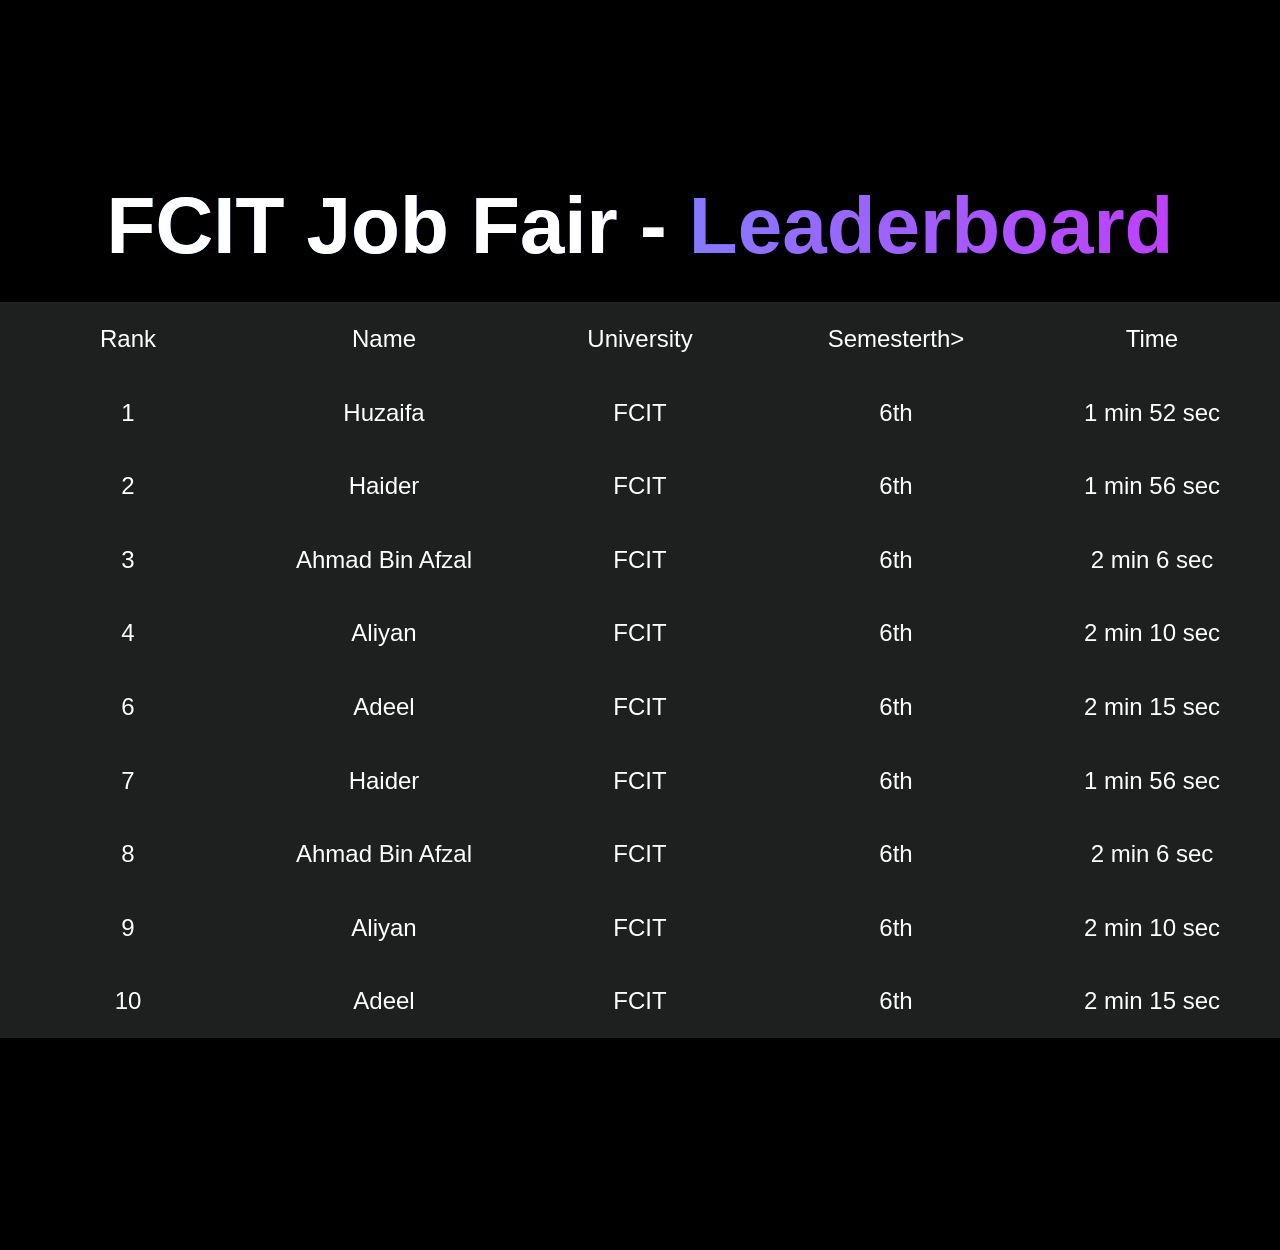
<file: fcitjob.html>
<!DOCTYPE html>
<html lang="en">
<head>
    <meta charset="UTF-8">
    <meta name="viewport" content="width=device-width, initial-scale=1.0">
    <title>Haider first-web</title>
    <link rel="stylesheet" href="jobfair.css">
</head>
<body>
    <div class="table-section fcit-job container">
        <h2 ><span style="color: white;">FCIT Job Fair -</span> Leaderboard</h2>
    <table>
        <thead>
            <tr>
                <th class="col-20">Rank</th>
                <th class="col-20">Name</th>
                <th class="col-20">University</th>
                <th class="col-20">Semesterth>
                <th class="col-20">Time</th>
                
            </tr>
        </thead>
        <tbody>
            <tr>
                <td>1</td>
                <td>Huzaifa</td>
                <td>FCIT</td>
                <td>6th</td>
                <td>1 min 52 sec</td>
                
 
            </tr>
            <tr>
                <td>2</td>
                <td>Haider</td>
                <td>FCIT</td>
                <td>6th</td>
                <td>1 min 56 sec</td>
                
 
            </tr>
            <tr>
                <td>3</td>
                <td>Ahmad Bin Afzal</td>
                <td>FCIT</td>
                <td>6th</td>
                <td>2 min 6 sec</td>
 
            </tr>
            <tr>
                <td>4</td>
                <td>Aliyan</td>
                <td>FCIT</td>
                <td>6th</td>
                <td>2 min 10 sec</td>
 
            </tr>
            <tr>
                <td>6</td>
                <td>Adeel</td>
                <td>FCIT</td>
                <td>6th</td>
                <td>2 min 15 sec</td>
                
 
            </tr>
        </tr>
        <tr>
            <td>7</td>
            <td>Haider</td>
            <td>FCIT</td>
            <td>6th</td>
            <td>1 min 56 sec</td>
            

        </tr>
        <tr>
            <td>8</td>
            <td>Ahmad Bin Afzal</td>
            <td>FCIT</td>
            <td>6th</td>
            <td>2 min 6 sec</td>

        </tr>
        <tr>
            <td>9</td>
            <td>Aliyan</td>
            <td>FCIT</td>
            <td>6th</td>
            <td>2 min 10 sec</td>

        </tr>
        <tr>
            <td>10</td>
            <td>Adeel</td>
            <td>FCIT</td>
            <td>6th</td>
            <td>2 min 15 sec</td>
            

        </tr>
           
        </tbody>

    </table>
    
</div>
</body>
</html>
</file>
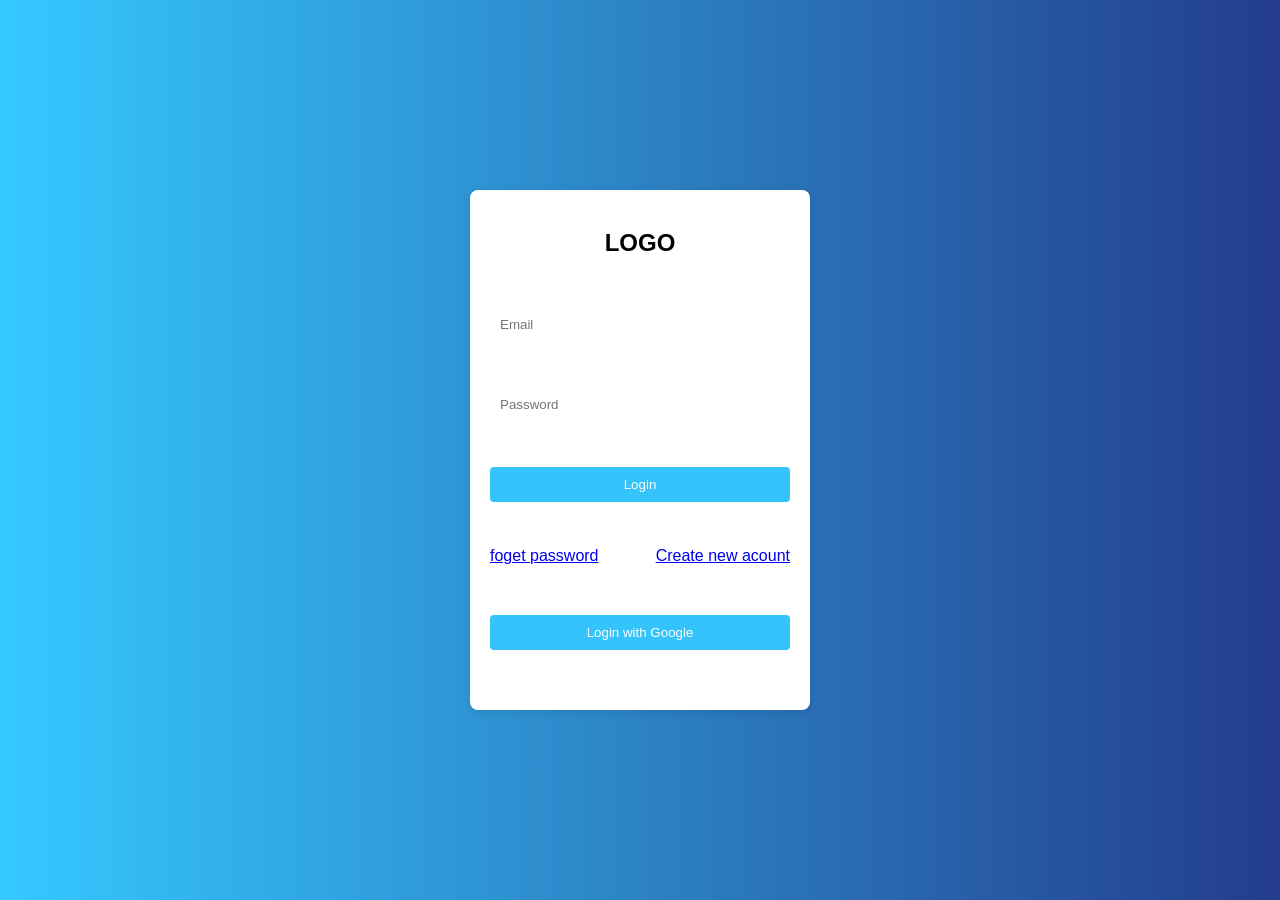
<file: login.html>
<!DOCTYPE html>
<html lang="en">
<head>
    <meta charset="UTF-8">
    <meta name="viewport" content="width=device-width, initial-scale=1.0">
    <title>Haider first-web</title>
    <link rel="stylesheet" href="login.css">
</head>
<body>
    <!-- <header>
        <a href=""><span>logo</span></a>
    </header> 
    <div class="login">
        <div class="upper-part">
        <input type="email" placeholder="Email">
        <input type="password" placeholder="password">
        <a href="" class="btn">LOGIN</a>
    </div>  
</div> -->

<div class="login-container">
    <h2>LOGO</h2>
    <form action="/login" method="POST">
        <div class="form-group">
          
            <input type="text" id="username" name="username" placeholder="Email" required>
        </div>
        <div class="form-group">
           
            <input type="password" id="password" name="password" placeholder="Password" required>
        </div>
        <button type="submit">Login</button>
    </form>
<div class="lower">
        <div class="foget">
           <a href="https://cogent-labs.hirestream.io/accounts/password_reset/">foget password</a>
        </div>
        <div class="create-acount">
           <a href="signup.html">Create new acount</a>
        </div>    
       </div>
       
       <div class="google-login">
        <button type="button" onclick="location.href='/auth/google'">Login with Google</button>
    </div>
    </div>
</div>


   
</body>
</html>
</file>
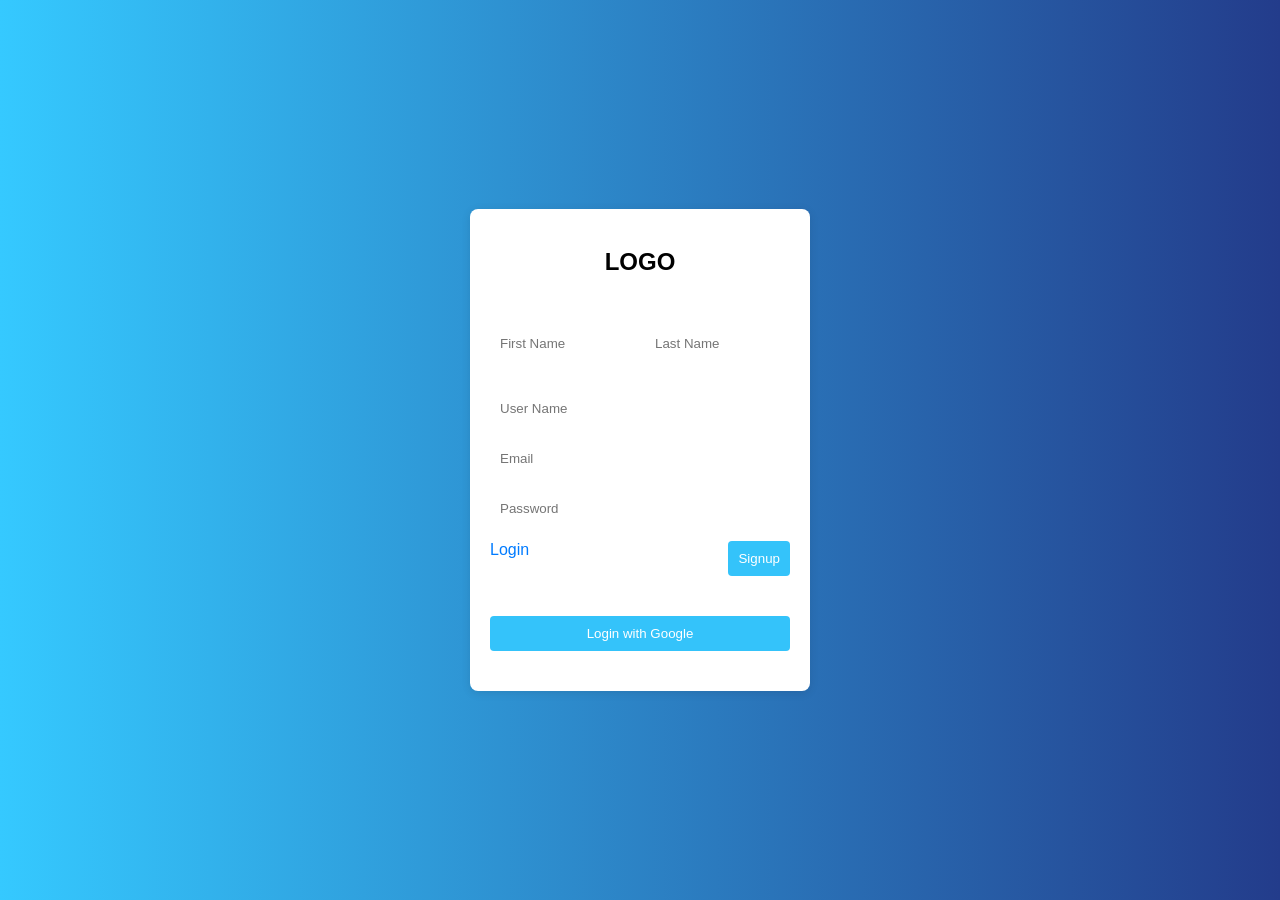
<file: signup.html>
<!DOCTYPE html>
<html lang="en">
<head>
    <meta charset="UTF-8">
    <meta name="viewport" content="width=device-width, initial-scale=1.0">
    <title>Haider first-web</title>
    <link rel="stylesheet" href="signup.css">
</head>
<body>
    <div class="signup-container">
        <h2>LOGO</h2>
       
        <form action="/signup" method="POST">
            
            <div class="name-group">
                <div class="form-group">
                    
                    <input type="text" id="first-name" name="first-name" placeholder="First Name" required>
                </div>
                <div class="form-group">
                    
                    <input type="text" id="last-name" name="last-name" placeholder="Last Name" required>
                </div>

            </div>
            <div class="form-group">
               
                <input type="text" id="username" name="username" placeholder="User Name" required>
            </div>
            <div class="form-group">
               
                <input type="email" id="email" name="email" placeholder="Email" required>
            </div>
            <div class="form-group">
               
                <input type="password" id="password" name="password" placeholder="Password" required>
            </div>
            
        </form>
        <div class="lower">
            <div class="login-link">
                <a href="login.html">Login</a>
            </div>
            <div class="signup-link">
                <button type="submit">Signup</button>
            </div>
        </div>
        <div class="google-login">
            <button type="button" onclick="location.href='/auth/google'">Login with Google</button>
        </div>
    </div>
</body>
</html>
</file>
<file: jobfair.css>
*{
    margin: 0;
    padding: 0;
    box-sizing: border-box;
}

html , body{
    line-height: 1.4;
    font-weight: 400;
font-family: "Roboto", sans-serif;
background-color: black;
color: white;

}

 /* navigation bar css */
 header{
    position: sticky;
    top: 0;
    margin-top: 50px;
}
.container{
    max-width: 1300px;
    margin: 0 auto;
    

}

.navigation{
    display: flex;
    justify-content: space-between;
    align-items: center;
    }
 
    .logo a{
        color: white;
        text-decoration: none;
        font-size: 3rem;
        padding: 0px 20px;
        margin-top: 20px;

    }
    
    .nav-menu{
        display: flex;
        align-items: center;
    }

    .nav-menu li{
        list-style: none;

    }

    .nav-menu li a{
        text-decoration: none;
        color: white;
        font-size: 1.5rem;
        padding: 5px 20px; 
        margin: 10px;
      

    }

    .nav-menu li a:hover{
        text-decoration: underline;
        background: linear-gradient(to right, #33ccff 0%, #cc33ff 100%);
    background-clip: text;
    display: inline;
    color: transparent;
        

    }

    .btn{
       
        margin: 20px;
        padding: 10px;
        color: white;
        background: linear-gradient(to right, #33ccff 0%, #cc33ff 100%);
        
        
        border-radius: 8px;
        margin-top: 5px;    
    }

    .right-nav a{
        text-decoration: none;
        font-size: 15px;
    }
    
    

 /* Burger menu styling */
.burger {
    display: none;
    cursor: pointer;
    margin-bottom: 10px;}

.burger div {
    width: 50px;
    height: 3px;
    background: white;
    margin: 10px;
    transition: all 0.3s ease;
    

}



nav.active .middle-nav, nav.active .right-nav {
    display: block;
    width: 100%;
    text-align: center;
}

nav.active .middle-nav ul {
    flex-direction: column;
}

nav.active .middle-nav ul li {
    margin: 10px 0;
}

nav.active .container {
    flex-direction: column;
}

nav.active .right-nav {
    margin-top: 10px;
}

.table-section{
    height: 700px;
    margin-top: 150px;
}

.table-section h2{
    align-items: center;
    padding: 20px;
    text-align: center;
    margin-top: 100px;
    font-size: 5rem;
    background: linear-gradient(to right, #33ccff 0%, #cc33ff 100%);
    background-clip: text;
    
    color: transparent;
   
}


.table-section h1{
    align-items: start;
    padding: 20px;
  
    margin-top: 100px;
    font-size: 6rem;
    background: linear-gradient(to right, #33ccff 0%, #cc33ff 100%);
    background-clip: text;
    display: inline;
    color: transparent;
}






table {
    width: 100%;
    border-collapse: collapse;
    
}

th, td {
    border: none;
    padding: 20px;
    text-align: center;
    font-size: 1.5rem;
    font-weight: 400;
    background-color: #1e2020;
    
    
}

th {
    background-color: #1e2020;
}
.col-40 {
    width: 40%;
}
.col-20 {
    width: 20%;
}

.btn2{
    font-size: 1.2rem;
    text-align: center;
}
.button a{
    text-align: center;
    align-items: center;
    justify-content: center;
    margin: auto;
    text-decoration: none;
    color: white;
    border: 1px solid transparent; 
        border-image: linear-gradient(to right, #33ccff, #cc33ff) 1; /* Apply gradient */
       padding: 5px 20px;
        display: inline-block;
        border-radius: 10px;
       
}

.button a:hover{
    
    background: linear-gradient(to right, #33ccff 0%, #cc33ff 100%);
        
        
 
}


  /* footer styling */

     /* Upper footer container styling */
.upper-footer {
    display: flex;
    justify-content: space-between;
    gap: 2rem;
    padding: 1rem;
    
    color: #fff;
}

.footer-logo {
    flex: 1;
    text-align: left;
}

.footer-logo a {
    font-size: 1.5rem;
    color: #fff;
    text-decoration: none;
}

.footer-logo .explanation {
    font-size: 0.875rem;
    color: #ccc;
    margin-top: 0.5rem;
}

.footer-list {
    flex: 1;
    text-align: left;
}

.footer-list h3 {
    font-size: 1.25rem;
    margin-bottom: 1rem;
}

.footer-list ul {
    list-style: none;
    padding: 0;
}

.footer-list ul li {
    margin-bottom: 0.5rem;
}

.footer-list ul li a {
    color: #fff;
    text-decoration: none;
    font-size: 0.875rem;
}

.footer-list ul li a:hover {
    text-decoration: underline;
}

/* Contact list specific styles */
.footer-list ul li img {
    width: 20px;
    height: 20px;
    margin-right: 0.5rem;
}

.lower-footer{
    display: flex;
    justify-content: space-between;
    padding: 20px 0;
    align-items: center;
    margin-bottom: -100px;
    
 }
 

 .lower-footer .lower-icons{
    display: flex;
    gap: 25px; 
    margin-right: 15px;
    font-size: 1.2rem;
    background: linear-gradient(to right, #33ccff 0%, #cc33ff 100%);
    background-clip: text;
    
    color: transparent;
 }

 .lower-footer p{
    margin-left: 15px ;
    font-size: 1.2rem;
    
 }
 /* Responsive styling */
 @media (max-width: 800px) {
    header{
        position: sticky;
        top: 0;
        margin-top: 0px;
       margin-left: 10px;
       margin-right: 10px;
       
    }
    .container{
        width: auto;
    }
    .middle-nav, .right-nav {
        display: none;
        text-decoration-line: underline;
        margin-bottom: 10px;
    }
    
    .burger {
        display: block;
        margin-top: 30px;
        position: relative;
       align-self: self-end;
       margin-top: -55px;
    }
    .logo{
        display: flex;
        align-self: flex-start;
    }
    .table-section{
        margin-left: 30px;
        margin-right: 30px;

    }

    .upper-footer {
        flex-direction: column;
        text-align: center;
        margin-left: 20px;
    }


    .lower-footer p {
        margin: 10px 0;
    }   
    
    .table-section h1 {
        font-size: 2rem;
       
    }
    th, td {
        font-size: 1rem;
        margin-top: 100px;
    }
    .button a {
        font-size: 1rem;
        padding: 8px 16px;
    }

 }

 .fcit-job{
    margin-bottom: 400px;
 }



 @media screen and (max-width: 480px) {
    .logo a {
        font-size: 32px;
    }

    .nav-menu li a {
        font-size: 18px;
        padding: 5px 10px;
    }

    .btn {
        padding: 10px;
        margin: 10px;
        font-size: 16px;
    }
    footer{
        margin-left: 5px;
       }
        .upper-footer {
            flex-direction: column;
            text-align: center;
            
        }
    

    .lower-footer {
        flex-direction: column;
        align-items: center;
    }

    .lower-footer p {
        margin: 10px 0;
    }
    .table-section h1 {
        font-size: 1.5rem;
    }
    th, td {
        padding: 10px;
    }
    .col-40, .col-20 {
        width: auto; /* Adjust column widths as needed for smaller screens */
    }
 }
</file>
<file: login.css>
body {
    display: flex;
    justify-content: center;
    align-items: center;
    height: 100vh;
    background: linear-gradient(to right, rgb(53, 201, 255) 0%, rgb(35, 60, 139) 100%);
       
    margin: 0;
    font-family: Arial, sans-serif;

}


.login-container {
    background-color: #fff;
    padding: 20px;
    border-radius: 8px;
    box-shadow: 0 2px 10px rgba(0, 0, 0, 0.1);
    width: 300px;
    text-align: center;
}

.google-login {
    margin-bottom: 10px;
}

.google-login button {
    width: 100%;
    padding: 10px;
    
    color: #fff;
    border: none;
    border-radius: 4px;
    cursor: pointer;
}



.login-container h2 {
    margin-bottom: 50px;
}

.form-group {
    margin-bottom: 15px;
    text-align: left;
   margin-right: 20px;
}



.form-group input {
    width: 100%;
    padding: 10px;
    border: none;
    border-radius: 4px;
   margin-bottom: 30px; 
}

button {
    width: 100%;
    padding: 10px;
    background-color:  rgb(52, 195, 250);
    color: #fff;
    border: none;
    border-radius: 4px;
    cursor: pointer;
    margin-bottom: 30px;
}

button:hover {
    background-color: #0056b3;
}

.lower {
    display: flex;
    justify-content: space-between;
    margin-top: 15px;
    margin-bottom: 50px;
}

.forget, .create-account {
    margin: 0;
}

.forget a, .create-account a {
    color: #007bff;
    text-decoration: none;
}

.forget a:hover, .create-account a:hover {
    text-decoration: underline;
}
</file>
<file: signup.css>
body {
    display: flex;
    justify-content: center;
    align-items: center;
    height: 100vh;
    background: linear-gradient(to right, rgb(53, 201, 255) 0%, rgb(35, 60, 139) 100%);
       
    margin: 0;
    font-family: Arial, sans-serif;
}

.signup-container {
    background-color: #fff;
    padding: 20px;
    border-radius: 8px;
    box-shadow: 0 2px 10px rgba(0, 0, 0, 0.1);
    width: 300px;
    text-align: center;
}

.signup-container h2 {
    margin-bottom: 50px;
}

.google-login {
    margin-bottom: 20px;
}

.google-login button {
    width: 100%;
    padding: 10px;
    background-color:  rgb(52, 195, 250);
    color: #fff;
    border: none;
    border-radius: 4px;
    cursor: pointer;
}

.google-login button:hover {
    background-color: #0056b3;
}

.name-group {
    display: flex;
    justify-content: space-between;
    margin-bottom: 15px;
    gap: 20px;
    margin-right: 20px;
}

.form-group {
    margin-bottom: 15px;
    text-align: left;
    margin-right: 20px;
}



.form-group input {
    width: 100%;
    padding: 10px;
    border: none;
    border-radius: 4px;
}

.name-group .form-group {
    flex: 1;
    margin-right: 10px;
}

.name-group .form-group:last-child {
    margin-right: 0;
}

button {
    width: 100%;
    padding: 10px;
    background-color:  rgb(52, 195, 250);
    color: #fff;
    border: none;
    border-radius: 4px;
    cursor: pointer;
}

button:hover {
    background-color: #0056b3;
}

.lower {
    display: flex;
    justify-content: space-between;
    margin-top: 15px;
    margin-bottom: 40px;
}

.login-link, .signup-link {
    margin: 0;
}

.login-link a, .signup-link a {
    color: #007bff;
    text-decoration: none;
}

.login-link a:hover, .signup-link a:hover {
    text-decoration: underline;
}
</file>
